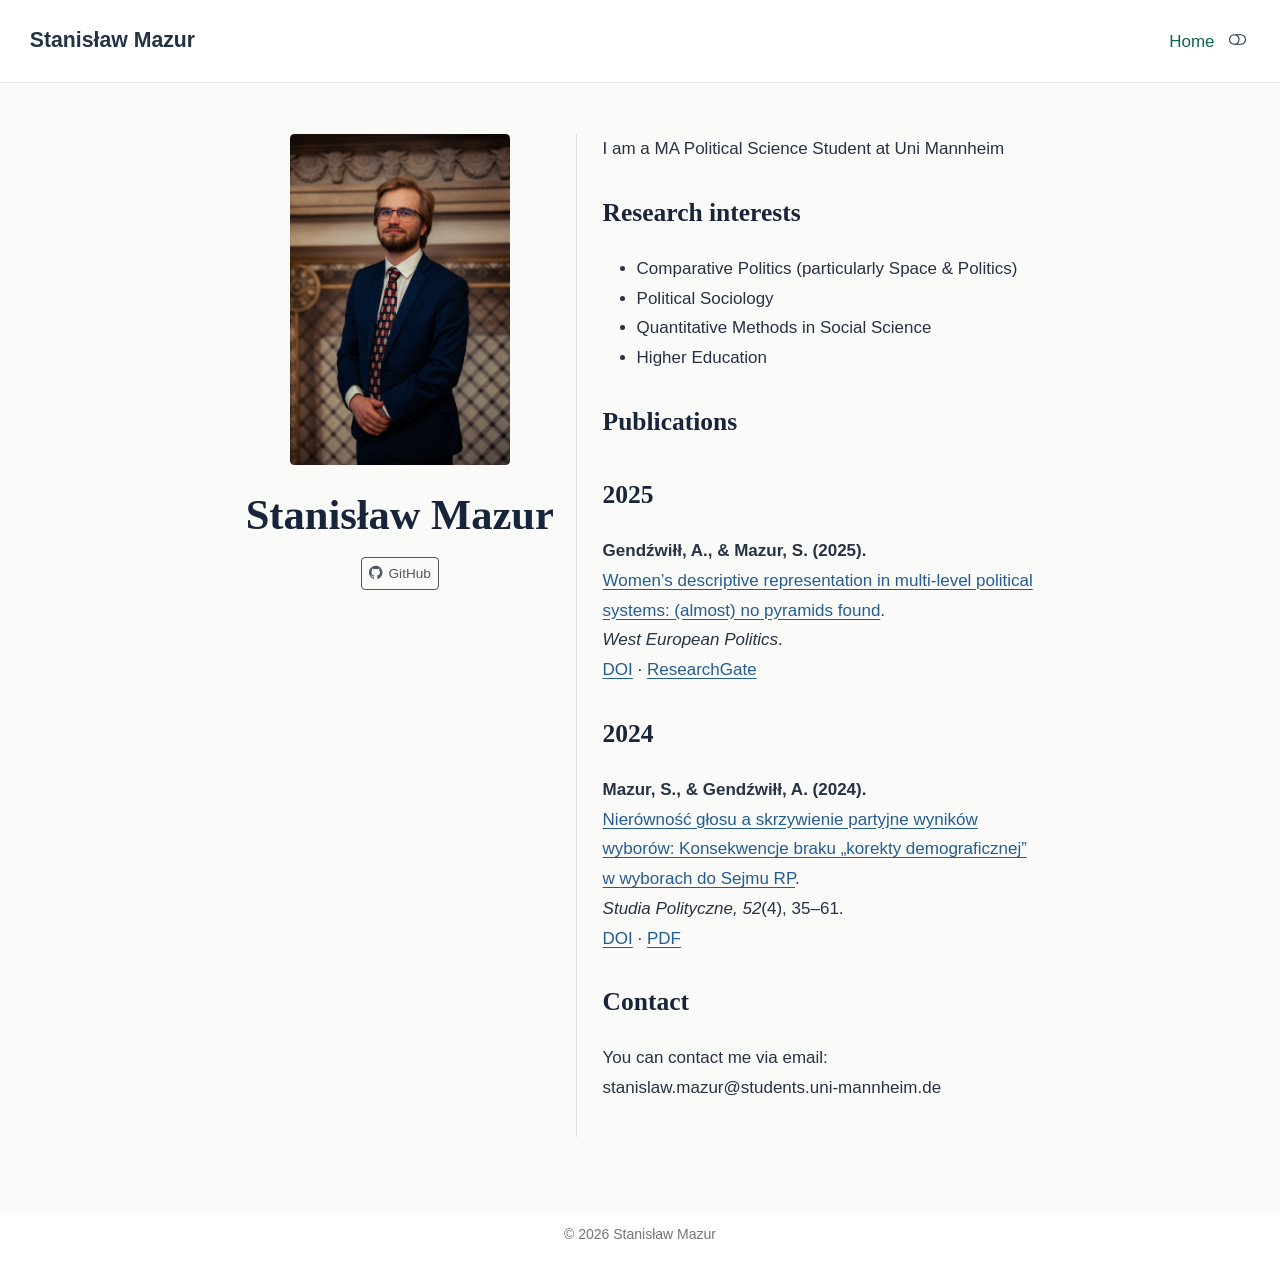
<file: docs/index.html>
<!DOCTYPE html>
<html xmlns="http://www.w3.org/1999/xhtml" lang="en" xml:lang="en"><head>

<meta charset="utf-8">
<meta name="generator" content="quarto-1.10.18">

<meta name="viewport" content="width=device-width, initial-scale=1.0, user-scalable=yes">


<title>Stanisław Mazur</title>
<style>
/* Default styles provided by pandoc.
** See https://pandoc.org/MANUAL.html#variables-for-html for config info.
*/
span.smallcaps{font-variant: small-caps;}
div.columns{display: flex; gap: 1.5em;}
div.column{flex: auto;}
@media screen {
div.columns{gap: min(4vw, 1.5em);}
div.column{overflow-x: auto;}
}
div.hanging-indent{margin-left: 1.5em; text-indent: -1.5em;}
ul.task-list{list-style: none;}
ul.task-list li input[type="checkbox"] {
  width: 0.8em;
  margin: 0 0.8em 0.2em -1em; /* quarto-specific, see https://github.com/quarto-dev/quarto-cli/issues/4556 */ 
  vertical-align: middle;
}
</style>


<script src="site_libs/quarto-nav/quarto-nav.js"></script>
<script src="site_libs/clipboard/clipboard.min.js"></script>
<script src="site_libs/quarto-search/autocomplete.umd.js"></script>
<script src="site_libs/quarto-search/fuse.min.js"></script>
<script src="site_libs/quarto-search/quarto-search.js"></script>
<meta name="quarto:offset" content="./">
<script src="site_libs/quarto-html/quarto.js" type="module"></script>
<script src="site_libs/quarto-html/tabsets/tabsets.js" type="module"></script>
<script src="site_libs/quarto-html/popper.min.js"></script>
<script src="site_libs/quarto-html/tippy.umd.min.js"></script>
<link href="site_libs/quarto-html/tippy.css" rel="stylesheet">
<link href="site_libs/quarto-html/quarto-syntax-highlighting-64a204ab8560d761af7679ceaba22944.css" rel="stylesheet" class="quarto-color-scheme" id="quarto-text-highlighting-styles">
<link href="site_libs/quarto-html/quarto-syntax-highlighting-dark-b85bc7c33db8c58e0ec93c3465666fed.css" rel="stylesheet" class="quarto-color-scheme quarto-color-alternate" id="quarto-text-highlighting-styles">
<link href="site_libs/quarto-html/quarto-syntax-highlighting-64a204ab8560d761af7679ceaba22944.css" rel="stylesheet" class="quarto-color-scheme-extra" id="quarto-text-highlighting-styles">
<script src="site_libs/bootstrap/bootstrap.min.js"></script>
<link href="site_libs/bootstrap/bootstrap-icons.css" rel="stylesheet">
<link href="site_libs/bootstrap/bootstrap-1d66bba1738a92e33a12bdd42081eeba.min.css" rel="stylesheet" append-hash="true" class="quarto-color-scheme" id="quarto-bootstrap" data-mode="light">
<link href="site_libs/bootstrap/bootstrap-dark-30be2ebf78b16d02ee202f017268284b.min.css" rel="stylesheet" append-hash="true" class="quarto-color-scheme quarto-color-alternate" id="quarto-bootstrap" data-mode="dark">
<link href="site_libs/bootstrap/bootstrap-1d66bba1738a92e33a12bdd42081eeba.min.css" rel="stylesheet" append-hash="true" class="quarto-color-scheme-extra" id="quarto-bootstrap" data-mode="light">
<script id="quarto-search-options" type="application/json">{
  "location": "navbar",
  "copy-button": false,
  "collapse-after": 3,
  "panel-placement": "end",
  "type": "overlay",
  "limit": 50,
  "keyboard-shortcut": [
    "f",
    "/",
    "s"
  ],
  "show-item-context": false,
  "language": {
    "search-no-results-text": "No results",
    "search-matching-documents-text": "matching documents",
    "search-copy-link-title": "Copy link to search",
    "search-hide-matches-text": "Hide additional matches",
    "search-more-match-text": "more match in this document",
    "search-more-matches-text": "more matches in this document",
    "search-clear-button-title": "Clear",
    "search-text-placeholder": "",
    "search-detached-cancel-button-title": "Cancel",
    "search-submit-button-title": "Submit",
    "search-label": "Search"
  }
}</script>


<link rel="stylesheet" href="styles.css">
</head>

<body class="nav-fixed fullcontent quarto-light"><script id="quarto-html-before-body" type="application/javascript">
    const toggleBodyColorMode = (bsSheetEl) => {
      const mode = bsSheetEl.getAttribute("data-mode");
      const bodyEl = window.document.querySelector("body");
      if (mode === "dark") {
        bodyEl.classList.add("quarto-dark");
        bodyEl.classList.remove("quarto-light");
      } else {
        bodyEl.classList.add("quarto-light");
        bodyEl.classList.remove("quarto-dark");
      }
    }
    const toggleBodyColorPrimary = () => {
      const bsSheetEl = window.document.querySelector("link#quarto-bootstrap:not([rel=disabled-stylesheet])");
      if (bsSheetEl) {
        toggleBodyColorMode(bsSheetEl);
      }
    }
    const setColorSchemeToggle = (alternate) => {
      const toggles = window.document.querySelectorAll('.quarto-color-scheme-toggle');
      for (let i=0; i < toggles.length; i++) {
        const toggle = toggles[i];
        if (toggle) {
          if (alternate) {
            toggle.classList.add("alternate");
          } else {
            toggle.classList.remove("alternate");
          }
        }
      }
    };
    const toggleColorMode = (alternate) => {
      // Switch the stylesheets
      const primaryStylesheets = window.document.querySelectorAll('link.quarto-color-scheme:not(.quarto-color-alternate)');
      const alternateStylesheets = window.document.querySelectorAll('link.quarto-color-scheme.quarto-color-alternate');
      manageTransitions('#quarto-margin-sidebar .nav-link', false);
      if (alternate) {
        // note: dark is layered on light, we don't disable primary!
        enableStylesheet(alternateStylesheets);
        for (const sheetNode of alternateStylesheets) {
          if (sheetNode.id === "quarto-bootstrap") {
            toggleBodyColorMode(sheetNode);
          }
        }
      } else {
        disableStylesheet(alternateStylesheets);
        enableStylesheet(primaryStylesheets)
        toggleBodyColorPrimary();
      }
      manageTransitions('#quarto-margin-sidebar .nav-link', true);
      // Switch the toggles
      setColorSchemeToggle(alternate)
      // Hack to workaround the fact that safari doesn't
      // properly recolor the scrollbar when toggling (#1455)
      if (navigator.userAgent.indexOf('Safari') > 0 && navigator.userAgent.indexOf('Chrome') == -1) {
        manageTransitions("body", false);
        window.scrollTo(0, 1);
        setTimeout(() => {
          window.scrollTo(0, 0);
          manageTransitions("body", true);
        }, 40);
      }
    }
    const disableStylesheet = (stylesheets) => {
      for (let i=0; i < stylesheets.length; i++) {
        const stylesheet = stylesheets[i];
        stylesheet.rel = 'disabled-stylesheet';
      }
    }
    const enableStylesheet = (stylesheets) => {
      for (let i=0; i < stylesheets.length; i++) {
        const stylesheet = stylesheets[i];
        if(stylesheet.rel !== 'stylesheet') { // for Chrome, which will still FOUC without this check
          stylesheet.rel = 'stylesheet';
        }
      }
    }
    const manageTransitions = (selector, allowTransitions) => {
      const els = window.document.querySelectorAll(selector);
      for (let i=0; i < els.length; i++) {
        const el = els[i];
        if (allowTransitions) {
          el.classList.remove('notransition');
        } else {
          el.classList.add('notransition');
        }
      }
    }
    const isFileUrl = () => {
      return window.location.protocol === 'file:';
    }
    const hasAlternateSentinel = () => {
      let styleSentinel = getColorSchemeSentinel();
      if (styleSentinel !== null) {
        return styleSentinel === "alternate";
      } else {
        return false;
      }
    }
    const setStyleSentinel = (alternate) => {
      const value = alternate ? "alternate" : "default";
      if (!isFileUrl()) {
        window.localStorage.setItem("quarto-color-scheme", value);
      } else {
        localAlternateSentinel = value;
      }
    }
    const getColorSchemeSentinel = () => {
      if (!isFileUrl()) {
        const storageValue = window.localStorage.getItem("quarto-color-scheme");
        return storageValue != null ? storageValue : localAlternateSentinel;
      } else {
        return localAlternateSentinel;
      }
    }
    const toggleGiscusIfUsed = (isAlternate, darkModeDefault) => {
      const baseTheme = document.querySelector('#giscus-base-theme')?.value ?? 'light';
      const alternateTheme = document.querySelector('#giscus-alt-theme')?.value ?? 'dark';
      let newTheme = '';
      if(authorPrefersDark) {
        newTheme = isAlternate ? baseTheme : alternateTheme;
      } else {
        newTheme = isAlternate ? alternateTheme : baseTheme;
      }
      const changeGiscusTheme = () => {
        // From: https://github.com/giscus/giscus/issues/336
        const sendMessage = (message) => {
          const iframe = document.querySelector('iframe.giscus-frame');
          if (!iframe) return;
          iframe.contentWindow.postMessage({ giscus: message }, 'https://giscus.app');
        }
        sendMessage({
          setConfig: {
            theme: newTheme
          }
        });
      }
      const isGiscussLoaded = window.document.querySelector('iframe.giscus-frame') !== null;
      if (isGiscussLoaded) {
        changeGiscusTheme();
      }
    };
    const authorPrefersDark = false;
    const darkModeDefault = authorPrefersDark;
      document.querySelector('link#quarto-text-highlighting-styles.quarto-color-scheme-extra').rel = 'disabled-stylesheet';
      document.querySelector('link#quarto-bootstrap.quarto-color-scheme-extra').rel = 'disabled-stylesheet';
    let localAlternateSentinel = darkModeDefault ? 'alternate' : 'default';
    // Dark / light mode switch
    window.quartoToggleColorScheme = () => {
      // Read the current dark / light value
      let toAlternate = !hasAlternateSentinel();
      toggleColorMode(toAlternate);
      setStyleSentinel(toAlternate);
      toggleGiscusIfUsed(toAlternate, darkModeDefault);
      window.dispatchEvent(new Event('resize'));
    };
    // Switch to dark mode if need be
    if (hasAlternateSentinel()) {
      toggleColorMode(true);
    } else {
      toggleColorMode(false);
    }
  </script>

<div id="quarto-search-results"></div>
  <header id="quarto-header" class="headroom fixed-top">
    <nav class="navbar navbar-expand-lg " data-bs-theme="dark">
      <div class="navbar-container container-fluid">
      <div class="navbar-brand-container mx-auto">
    <a class="navbar-brand" href="./index.html">
    <span class="navbar-title">Stanisław Mazur</span>
    </a>
  </div>
          <button class="navbar-toggler" type="button" data-bs-toggle="collapse" data-bs-target="#navbarCollapse" aria-controls="navbarCollapse" role="menu" aria-expanded="false" aria-label="Toggle navigation" onclick="if (window.quartoToggleHeadroom) { window.quartoToggleHeadroom(); }">
  <span class="navbar-toggler-icon"></span>
</button>
          <div class="collapse navbar-collapse" id="navbarCollapse">
            <ul class="navbar-nav navbar-nav-scroll ms-auto">
  <li class="nav-item">
    <a class="nav-link active" href="./index.html" aria-current="page"> 
<span class="menu-text">Home</span></a>
  </li>  
</ul>
          </div> <!-- /navcollapse -->
            <div class="quarto-navbar-tools">
  <a href="" class="quarto-color-scheme-toggle quarto-navigation-tool  px-1" onclick="window.quartoToggleColorScheme(); return false;" title="Toggle dark mode"><i class="bi"></i></a>
</div>
      </div> <!-- /container-fluid -->
    </nav>
</header>
<!-- content -->
<div id="quarto-content" class="quarto-container page-columns page-rows-contents page-layout-article page-navbar">
<!-- sidebar -->
<!-- margin-sidebar -->
    
<!-- main -->
<div class="quarto-about-trestles">
  <div class="about-entity">
    <img src="profile.jpg" class="about-image
  rounded " style="width: 220px;">
<header id="title-block-header" class="quarto-title-block default">
<div class="quarto-title">
<h1 class="title">Stanisław Mazur</h1>
</div>
<div class="quarto-title-meta">
  </div>
</header>
    <div class="about-links">
  <a href="https://github.com/stanislawmazur" class="about-link" rel="" target="">
    <i class="bi bi-github"></i>
     <span class="about-link-text">GitHub</span>
  </a>
</div>
  </div>
  <div class="about-contents"><main class="content" id="quarto-document-content">

<p>I am a MA Political Science Student at Uni Mannheim</p>
<section id="research-interests" class="level2">
<h2 data-anchor-id="research-interests">Research interests</h2>
<ul>
<li>Comparative Politics (particularly Space &amp; Politics)</li>
<li>Political Sociology</li>
<li>Quantitative Methods in Social Science</li>
<li>Higher Education</li>
</ul>
</section>
<section id="publications" class="level2">
<h2 data-anchor-id="publications">Publications</h2>
</section>
<section id="section" class="level2">
<h2 data-anchor-id="section">2025</h2>
<p><strong>Gendźwiłł, A., &amp; Mazur, S. (2025).</strong><br>
<a href="https://doi.org/10.1080/01402382.2025.2558054">Women’s descriptive representation in multi-level political systems: (almost) no pyramids found</a>.<br>
<em>West European Politics</em>.<br>
<a href="https://doi.org/10.1080/01402382.2025.2558054">DOI</a> · <a href="https://www.researchgate.net/publication/396242090">ResearchGate</a></p>
</section>
<section id="section-1" class="level2">
<h2 data-anchor-id="section-1">2024</h2>
<p><strong>Mazur, S., &amp; Gendźwiłł, A. (2024).</strong><br>
<a href="https://doi.org/10.35757/STP.2024.52.4.02">Nierówność głosu a skrzywienie partyjne wyników wyborów: Konsekwencje braku „korekty demograficznej” w wyborach do Sejmu RP</a>.<br>
<em>Studia Polityczne, 52</em>(4), 35–61.<br>
<a href="https://doi.org/10.35757/STP.2024.52.4.02">DOI</a> · <a href="https://czasopisma.isppan.waw.pl/sp/article/download/3317/2463">PDF</a></p>
</section>
<section id="contact" class="level2">
<h2 data-anchor-id="contact">Contact</h2>
<p>You can contact me via email: stanislaw.mazur@students.uni-mannheim.de</p>


</section>
</main></div>
</div>
 <!-- /main -->
<script id="quarto-html-after-body" type="application/javascript">
  window.document.addEventListener("DOMContentLoaded", function (event) {
    // Ensure there is a toggle, if there isn't float one in the top right
    if (window.document.querySelector('.quarto-color-scheme-toggle') === null) {
      const a = window.document.createElement('a');
      a.classList.add('top-right');
      a.classList.add('quarto-color-scheme-toggle');
      a.href = "";
      a.onclick = function() { try { window.quartoToggleColorScheme(); } catch {} return false; };
      const i = window.document.createElement("i");
      i.classList.add('bi');
      a.appendChild(i);
      window.document.body.appendChild(a);
    }
    setColorSchemeToggle(hasAlternateSentinel())
    const isCodeAnnotation = (el) => {
      for (const clz of el.classList) {
        if (clz.startsWith('code-annotation-')) {                     
          return true;
        }
      }
      return false;
    }
    const onCopySuccess = function(e) {
      // button target
      const button = e.trigger;
      // don't keep focus
      button.blur();
      // flash "checked"
      button.classList.add('code-copy-button-checked');
      var currentTitle = button.getAttribute("title");
      button.setAttribute("title", "Copied!");
      let tooltip;
      if (window.bootstrap) {
        button.setAttribute("data-bs-toggle", "tooltip");
        button.setAttribute("data-bs-placement", "left");
        button.setAttribute("data-bs-title", "Copied!");
        tooltip = new bootstrap.Tooltip(button, 
          { trigger: "manual", 
            customClass: "code-copy-button-tooltip",
            offset: [0, -8]});
        tooltip.show();    
      }
      setTimeout(function() {
        if (tooltip) {
          tooltip.hide();
          button.removeAttribute("data-bs-title");
          button.removeAttribute("data-bs-toggle");
          button.removeAttribute("data-bs-placement");
        }
        button.setAttribute("title", currentTitle);
        button.classList.remove('code-copy-button-checked');
      }, 1000);
      // clear code selection
      e.clearSelection();
    }
    const getTextToCopy = function(trigger) {
      const outerScaffold = trigger.parentElement.cloneNode(true);
      const codeEl = outerScaffold.querySelector('code');
      for (const childEl of codeEl.children) {
        if (isCodeAnnotation(childEl)) {
          childEl.remove();
        }
      }
      return codeEl.innerText;
    }
    const clipboard = new window.ClipboardJS('.code-copy-button:not([data-in-quarto-modal])', {
      text: getTextToCopy
    });
    clipboard.on('success', onCopySuccess);
    if (window.document.getElementById('quarto-embedded-source-code-modal')) {
      const clipboardModal = new window.ClipboardJS('.code-copy-button[data-in-quarto-modal]', {
        text: getTextToCopy,
        container: window.document.getElementById('quarto-embedded-source-code-modal')
      });
      clipboardModal.on('success', onCopySuccess);
    }
      var localhostRegex = new RegExp(/^(?:http|https):\/\/localhost\:?[0-9]*\//);
      var mailtoRegex = new RegExp(/^mailto:/);
        var filterRegex = new RegExp('/' + window.location.host + '/');
      var isInternal = (href) => {
          return filterRegex.test(href) || localhostRegex.test(href) || mailtoRegex.test(href);
      }
      // Inspect non-navigation links and adorn them if external
     var links = window.document.querySelectorAll('a[href]:not(.nav-link):not(.navbar-brand):not(.toc-action):not(.sidebar-link):not(.sidebar-item-toggle):not(.pagination-link):not(.no-external):not([aria-hidden]):not(.dropdown-item):not(.quarto-navigation-tool):not(.about-link)');
      for (var i=0; i<links.length; i++) {
        const link = links[i];
        if (!isInternal(link.href)) {
          // undo the damage that might have been done by quarto-nav.js in the case of
          // links that we want to consider external
          if (link.dataset.originalHref !== undefined) {
            link.href = link.dataset.originalHref;
          }
        }
      }
    function tippyHover(el, contentFn, onTriggerFn, onUntriggerFn) {
      const config = {
        allowHTML: true,
        maxWidth: 500,
        delay: 100,
        arrow: false,
        appendTo: function(el) {
            return el.parentElement;
        },
        interactive: true,
        interactiveBorder: 10,
        theme: 'quarto',
        placement: 'bottom-start',
      };
      if (contentFn) {
        config.content = contentFn;
      }
      if (onTriggerFn) {
        config.onTrigger = onTriggerFn;
      }
      if (onUntriggerFn) {
        config.onUntrigger = onUntriggerFn;
      }
      window.tippy(el, config); 
    }
    const noterefs = window.document.querySelectorAll('a[role="doc-noteref"]');
    for (var i=0; i<noterefs.length; i++) {
      const ref = noterefs[i];
      tippyHover(ref, function() {
        // use id or data attribute instead here
        let href = ref.getAttribute('data-footnote-href') || ref.getAttribute('href');
        try { href = new URL(href).hash; } catch {}
        const id = href.replace(/^#\/?/, "");
        const note = window.document.getElementById(id);
        if (note) {
          return note.innerHTML;
        } else {
          return "";
        }
      });
    }
    const xrefs = window.document.querySelectorAll('a.quarto-xref');
    const processXRef = (id, note) => {
      // Strip column container classes
      const stripColumnClz = (el) => {
        el.classList.remove("page-full", "page-columns");
        if (el.children) {
          for (const child of el.children) {
            stripColumnClz(child);
          }
        }
      }
      stripColumnClz(note)
      if (id === null || id.startsWith('sec-')) {
        // Special case sections, only their first couple elements
        const container = document.createElement("div");
        if (note.children && note.children.length > 2) {
          container.appendChild(note.children[0].cloneNode(true));
          for (let i = 1; i < note.children.length; i++) {
            const child = note.children[i];
            if (child.tagName === "P" && child.innerText === "") {
              continue;
            } else {
              container.appendChild(child.cloneNode(true));
              break;
            }
          }
          if (window.Quarto?.typesetMath) {
            window.Quarto.typesetMath(container);
          }
          return container.innerHTML
        } else {
          if (window.Quarto?.typesetMath) {
            window.Quarto.typesetMath(note);
          }
          return note.innerHTML;
        }
      } else {
        // Remove any anchor links if they are present
        const anchorLink = note.querySelector('a.anchorjs-link');
        if (anchorLink) {
          anchorLink.remove();
        }
        if (window.Quarto?.typesetMath) {
          window.Quarto.typesetMath(note);
        }
        if (note.classList.contains("callout")) {
          return note.outerHTML;
        } else {
          return note.innerHTML;
        }
      }
    }
    for (var i=0; i<xrefs.length; i++) {
      const xref = xrefs[i];
      tippyHover(xref, undefined, function(instance) {
        instance.disable();
        let url = xref.getAttribute('href');
        let hash = undefined; 
        if (url.startsWith('#')) {
          hash = url;
        } else {
          try { hash = new URL(url).hash; } catch {}
        }
        if (hash) {
          const id = hash.replace(/^#\/?/, "");
          const note = window.document.getElementById(id);
          if (note !== null) {
            try {
              const html = processXRef(id, note.cloneNode(true));
              instance.setContent(html);
            } finally {
              instance.enable();
              instance.show();
            }
          } else {
            // See if we can fetch this
            fetch(url.split('#')[0])
            .then(res => res.text())
            .then(html => {
              const parser = new DOMParser();
              const htmlDoc = parser.parseFromString(html, "text/html");
              const note = htmlDoc.getElementById(id);
              if (note !== null) {
                const html = processXRef(id, note);
                instance.setContent(html);
              } 
            }).finally(() => {
              instance.enable();
              instance.show();
            });
          }
        } else {
          // See if we can fetch a full url (with no hash to target)
          // This is a special case and we should probably do some content thinning / targeting
          fetch(url)
          .then(res => res.text())
          .then(html => {
            const parser = new DOMParser();
            const htmlDoc = parser.parseFromString(html, "text/html");
            const note = htmlDoc.querySelector('main.content');
            if (note !== null) {
              // This should only happen for chapter cross references
              // (since there is no id in the URL)
              // remove the first header
              if (note.children.length > 0 && note.children[0].tagName === "HEADER") {
                note.children[0].remove();
              }
              const html = processXRef(null, note);
              instance.setContent(html);
            } 
          }).finally(() => {
            instance.enable();
            instance.show();
          });
        }
      }, function(instance) {
      });
    }
        let selectedAnnoteEl;
        const selectorForAnnotation = ( cell, annotation) => {
          let cellAttr = 'data-code-cell="' + cell + '"';
          let lineAttr = 'data-code-annotation="' +  annotation + '"';
          const selector = 'span[' + cellAttr + '][' + lineAttr + ']';
          return selector;
        }
        const selectCodeLines = (annoteEl) => {
          const doc = window.document;
          const targetCell = annoteEl.getAttribute("data-target-cell");
          const targetAnnotation = annoteEl.getAttribute("data-target-annotation");
          const annoteSpan = window.document.querySelector(selectorForAnnotation(targetCell, targetAnnotation));
          const lines = annoteSpan.getAttribute("data-code-lines").split(",");
          const lineIds = lines.map((line) => {
            return targetCell + "-" + line;
          })
          let top = null;
          let height = null;
          let parent = null;
          if (lineIds.length > 0) {
              //compute the position of the single el (top and bottom and make a div)
              const el = window.document.getElementById(lineIds[0]);
              top = el.offsetTop;
              height = el.offsetHeight;
              parent = el.parentElement.parentElement;
            if (lineIds.length > 1) {
              const lastEl = window.document.getElementById(lineIds[lineIds.length - 1]);
              const bottom = lastEl.offsetTop + lastEl.offsetHeight;
              height = bottom - top;
            }
            if (top !== null && height !== null && parent !== null) {
              // cook up a div (if necessary) and position it 
              let div = window.document.getElementById("code-annotation-line-highlight");
              if (div === null) {
                div = window.document.createElement("div");
                div.setAttribute("id", "code-annotation-line-highlight");
                div.style.position = 'absolute';
                parent.appendChild(div);
              }
              div.style.top = top - 2 + "px";
              div.style.height = height + 4 + "px";
              div.style.left = 0;
              let gutterDiv = window.document.getElementById("code-annotation-line-highlight-gutter");
              if (gutterDiv === null) {
                gutterDiv = window.document.createElement("div");
                gutterDiv.setAttribute("id", "code-annotation-line-highlight-gutter");
                gutterDiv.style.position = 'absolute';
                const codeCell = window.document.getElementById(targetCell);
                const gutter = codeCell.querySelector('.code-annotation-gutter');
                gutter.appendChild(gutterDiv);
              }
              gutterDiv.style.top = top - 2 + "px";
              gutterDiv.style.height = height + 4 + "px";
            }
            selectedAnnoteEl = annoteEl;
          }
        };
        const unselectCodeLines = () => {
          const elementsIds = ["code-annotation-line-highlight", "code-annotation-line-highlight-gutter"];
          elementsIds.forEach((elId) => {
            const div = window.document.getElementById(elId);
            if (div) {
              div.remove();
            }
          });
          selectedAnnoteEl = undefined;
        };
          // Handle positioning of the toggle
      window.addEventListener(
        "resize",
        throttle(() => {
          elRect = undefined;
          if (selectedAnnoteEl) {
            selectCodeLines(selectedAnnoteEl);
          }
        }, 10)
      );
      function throttle(fn, ms) {
      let throttle = false;
      let timer;
        return (...args) => {
          if(!throttle) { // first call gets through
              fn.apply(this, args);
              throttle = true;
          } else { // all the others get throttled
              if(timer) clearTimeout(timer); // cancel #2
              timer = setTimeout(() => {
                fn.apply(this, args);
                timer = throttle = false;
              }, ms);
          }
        };
      }
        // Attach click handler to the DT
        const annoteDls = window.document.querySelectorAll('dt[data-target-cell]');
        for (const annoteDlNode of annoteDls) {
          annoteDlNode.addEventListener('click', (event) => {
            const clickedEl = event.target;
            if (clickedEl !== selectedAnnoteEl) {
              unselectCodeLines();
              const activeEl = window.document.querySelector('dt[data-target-cell].code-annotation-active');
              if (activeEl) {
                activeEl.classList.remove('code-annotation-active');
              }
              selectCodeLines(clickedEl);
              clickedEl.classList.add('code-annotation-active');
            } else {
              // Unselect the line
              unselectCodeLines();
              clickedEl.classList.remove('code-annotation-active');
            }
          });
        }
    const findCites = (el) => {
      const parentEl = el.parentElement;
      if (parentEl) {
        const cites = parentEl.dataset.cites;
        if (cites) {
          return {
            el,
            cites: cites.split(' ')
          };
        } else {
          return findCites(el.parentElement)
        }
      } else {
        return undefined;
      }
    };
    var bibliorefs = window.document.querySelectorAll('a[role="doc-biblioref"]');
    for (var i=0; i<bibliorefs.length; i++) {
      const ref = bibliorefs[i];
      const citeInfo = findCites(ref);
      if (citeInfo) {
        tippyHover(citeInfo.el, function() {
          var popup = window.document.createElement('div');
          citeInfo.cites.forEach(function(cite) {
            var citeDiv = window.document.createElement('div');
            citeDiv.classList.add('hanging-indent');
            citeDiv.classList.add('csl-entry');
            var biblioDiv = window.document.getElementById('ref-' + cite);
            if (biblioDiv) {
              citeDiv.innerHTML = biblioDiv.innerHTML;
            }
            popup.appendChild(citeDiv);
          });
          return popup.innerHTML;
        });
      }
    }
  });
  </script>
</div> <!-- /content -->
<footer class="footer">
  <div class="nav-footer">
    <div class="nav-footer-left">
      &nbsp;
    </div>   
    <div class="nav-footer-center">
<p>© 2026 Stanisław Mazur</p>
</div>
    <div class="nav-footer-right">
      &nbsp;
    </div>
  </div>
</footer>




</body></html>
</file>
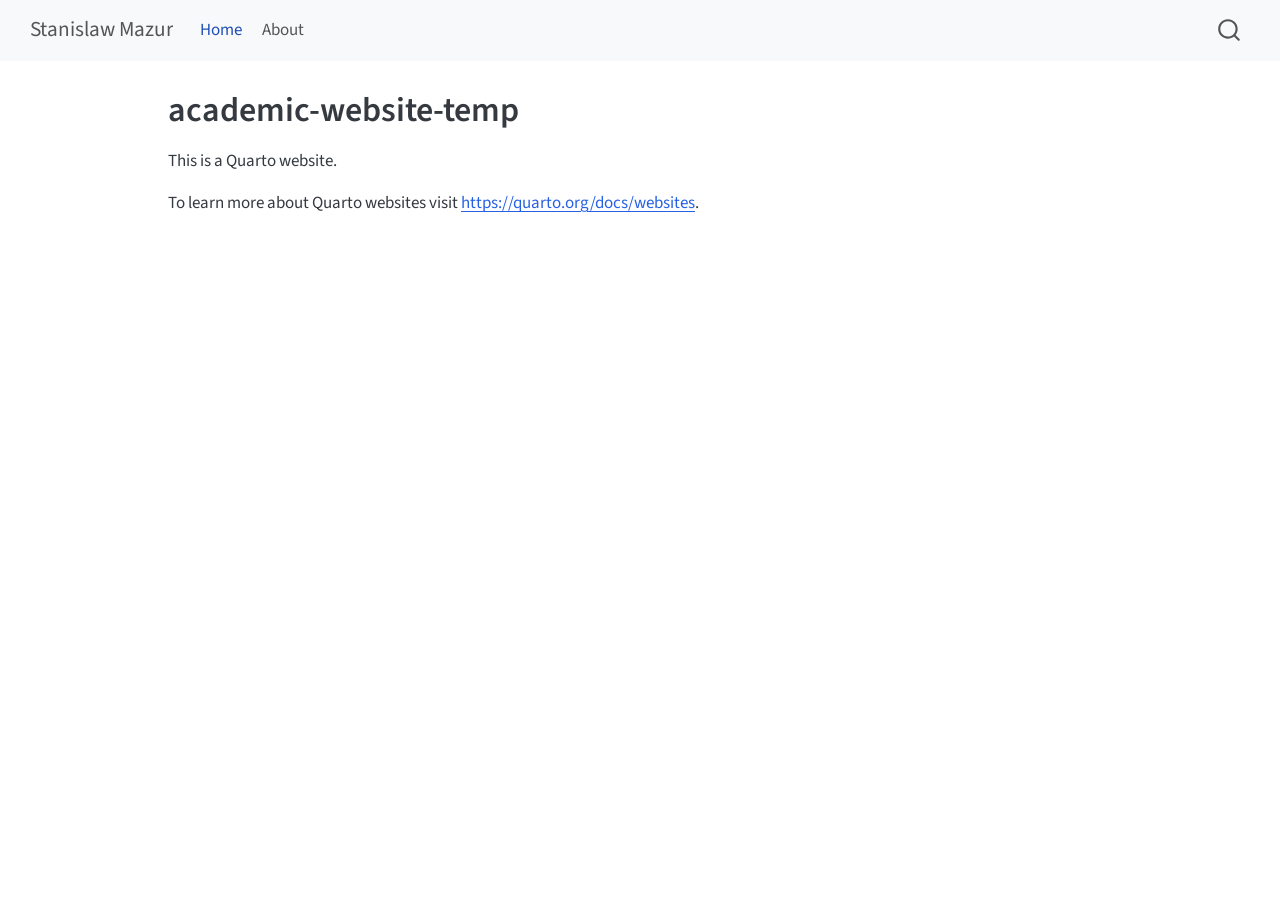
<file: academic-website-temp/_site/index.html>
<!DOCTYPE html>
<html xmlns="http://www.w3.org/1999/xhtml" lang="en" xml:lang="en"><head>

<meta charset="utf-8">
<meta name="generator" content="quarto-1.10.18">

<meta name="viewport" content="width=device-width, initial-scale=1.0, user-scalable=yes">


<title>academic-website-temp – Stanislaw Mazur</title>
<style>
/* Default styles provided by pandoc.
** See https://pandoc.org/MANUAL.html#variables-for-html for config info.
*/
span.smallcaps{font-variant: small-caps;}
div.columns{display: flex; gap: 1.5em;}
div.column{flex: auto;}
@media screen {
div.columns{gap: min(4vw, 1.5em);}
div.column{overflow-x: auto;}
}
div.hanging-indent{margin-left: 1.5em; text-indent: -1.5em;}
ul.task-list{list-style: none;}
ul.task-list li input[type="checkbox"] {
  width: 0.8em;
  margin: 0 0.8em 0.2em -1em; /* quarto-specific, see https://github.com/quarto-dev/quarto-cli/issues/4556 */ 
  vertical-align: middle;
}
</style>


<script src="site_libs/quarto-nav/quarto-nav.js"></script>
<script src="site_libs/quarto-nav/headroom.min.js"></script>
<script src="site_libs/clipboard/clipboard.min.js"></script>
<script src="site_libs/quarto-search/autocomplete.umd.js"></script>
<script src="site_libs/quarto-search/fuse.min.js"></script>
<script src="site_libs/quarto-search/quarto-search.js"></script>
<meta name="quarto:offset" content="./">
<script src="site_libs/quarto-html/quarto.js" type="module"></script>
<script src="site_libs/quarto-html/tabsets/tabsets.js" type="module"></script>
<script src="site_libs/quarto-html/popper.min.js"></script>
<script src="site_libs/quarto-html/tippy.umd.min.js"></script>
<script src="site_libs/quarto-html/anchor.min.js"></script>
<link href="site_libs/quarto-html/tippy.css" rel="stylesheet">
<link href="site_libs/quarto-html/quarto-syntax-highlighting-64a204ab8560d761af7679ceaba22944.css" rel="stylesheet" id="quarto-text-highlighting-styles">
<script src="site_libs/bootstrap/bootstrap.min.js"></script>
<link href="site_libs/bootstrap/bootstrap-icons.css" rel="stylesheet">
<link href="site_libs/bootstrap/bootstrap-172ba59bd5e0b52282274ba0c0cc16fc.min.css" rel="stylesheet" append-hash="true" id="quarto-bootstrap" data-mode="light">
<script id="quarto-search-options" type="application/json">{
  "location": "navbar",
  "copy-button": false,
  "collapse-after": 3,
  "panel-placement": "end",
  "type": "overlay",
  "limit": 50,
  "keyboard-shortcut": [
    "f",
    "/",
    "s"
  ],
  "show-item-context": false,
  "language": {
    "search-no-results-text": "No results",
    "search-matching-documents-text": "matching documents",
    "search-copy-link-title": "Copy link to search",
    "search-hide-matches-text": "Hide additional matches",
    "search-more-match-text": "more match in this document",
    "search-more-matches-text": "more matches in this document",
    "search-clear-button-title": "Clear",
    "search-text-placeholder": "",
    "search-detached-cancel-button-title": "Cancel",
    "search-submit-button-title": "Submit",
    "search-label": "Search"
  }
}</script>


<link rel="stylesheet" href="styles.css">
</head>

<body class="nav-fixed quarto-light">

<div id="quarto-search-results"></div>
  <header id="quarto-header" class="headroom fixed-top">
    <nav class="navbar navbar-expand-lg " data-bs-theme="dark">
      <div class="navbar-container container-fluid">
      <div class="navbar-brand-container mx-auto">
    <a class="navbar-brand" href="./index.html">
    <span class="navbar-title">Stanislaw Mazur</span>
    </a>
  </div>
            <div id="quarto-search" class="" title="Search"></div>
          <button class="navbar-toggler" type="button" data-bs-toggle="collapse" data-bs-target="#navbarCollapse" aria-controls="navbarCollapse" role="menu" aria-expanded="false" aria-label="Toggle navigation" onclick="if (window.quartoToggleHeadroom) { window.quartoToggleHeadroom(); }">
  <span class="navbar-toggler-icon"></span>
</button>
          <div class="collapse navbar-collapse" id="navbarCollapse">
            <ul class="navbar-nav navbar-nav-scroll me-auto">
  <li class="nav-item">
    <a class="nav-link active" href="./index.html" aria-current="page"> 
<span class="menu-text">Home</span></a>
  </li>  
  <li class="nav-item">
    <a class="nav-link" href="./about.html"> 
<span class="menu-text">About</span></a>
  </li>  
</ul>
          </div> <!-- /navcollapse -->
            <div class="quarto-navbar-tools">
</div>
      </div> <!-- /container-fluid -->
    </nav>
</header>
<!-- content -->
<div id="quarto-content" class="quarto-container page-columns page-rows-contents page-layout-article page-navbar">
<!-- sidebar -->
<!-- margin-sidebar -->
    <div id="quarto-margin-sidebar" class="sidebar margin-sidebar zindex-bottom">
        
    </div>
<!-- main -->
<main class="content" id="quarto-document-content">

<header id="title-block-header" class="quarto-title-block default">
<div class="quarto-title">
<h1 class="title">academic-website-temp</h1>
</div>



<div class="quarto-title-meta">

    
  
    
  </div>
  


</header>


<p>This is a Quarto website.</p>
<p>To learn more about Quarto websites visit <a href="https://quarto.org/docs/websites" class="uri">https://quarto.org/docs/websites</a>.</p>



</main> <!-- /main -->
<script id="quarto-html-after-body" type="application/javascript">
  window.document.addEventListener("DOMContentLoaded", function (event) {
    const icon = "";
    const anchorJS = new window.AnchorJS();
    anchorJS.options = {
      placement: 'right',
      icon: icon
    };
    anchorJS.add('.anchored');
    const isCodeAnnotation = (el) => {
      for (const clz of el.classList) {
        if (clz.startsWith('code-annotation-')) {                     
          return true;
        }
      }
      return false;
    }
    const onCopySuccess = function(e) {
      // button target
      const button = e.trigger;
      // don't keep focus
      button.blur();
      // flash "checked"
      button.classList.add('code-copy-button-checked');
      var currentTitle = button.getAttribute("title");
      button.setAttribute("title", "Copied!");
      let tooltip;
      if (window.bootstrap) {
        button.setAttribute("data-bs-toggle", "tooltip");
        button.setAttribute("data-bs-placement", "left");
        button.setAttribute("data-bs-title", "Copied!");
        tooltip = new bootstrap.Tooltip(button, 
          { trigger: "manual", 
            customClass: "code-copy-button-tooltip",
            offset: [0, -8]});
        tooltip.show();    
      }
      setTimeout(function() {
        if (tooltip) {
          tooltip.hide();
          button.removeAttribute("data-bs-title");
          button.removeAttribute("data-bs-toggle");
          button.removeAttribute("data-bs-placement");
        }
        button.setAttribute("title", currentTitle);
        button.classList.remove('code-copy-button-checked');
      }, 1000);
      // clear code selection
      e.clearSelection();
    }
    const getTextToCopy = function(trigger) {
      const outerScaffold = trigger.parentElement.cloneNode(true);
      const codeEl = outerScaffold.querySelector('code');
      for (const childEl of codeEl.children) {
        if (isCodeAnnotation(childEl)) {
          childEl.remove();
        }
      }
      return codeEl.innerText;
    }
    const clipboard = new window.ClipboardJS('.code-copy-button:not([data-in-quarto-modal])', {
      text: getTextToCopy
    });
    clipboard.on('success', onCopySuccess);
    if (window.document.getElementById('quarto-embedded-source-code-modal')) {
      const clipboardModal = new window.ClipboardJS('.code-copy-button[data-in-quarto-modal]', {
        text: getTextToCopy,
        container: window.document.getElementById('quarto-embedded-source-code-modal')
      });
      clipboardModal.on('success', onCopySuccess);
    }
      var localhostRegex = new RegExp(/^(?:http|https):\/\/localhost\:?[0-9]*\//);
      var mailtoRegex = new RegExp(/^mailto:/);
        var filterRegex = new RegExp('/' + window.location.host + '/');
      var isInternal = (href) => {
          return filterRegex.test(href) || localhostRegex.test(href) || mailtoRegex.test(href);
      }
      // Inspect non-navigation links and adorn them if external
     var links = window.document.querySelectorAll('a[href]:not(.nav-link):not(.navbar-brand):not(.toc-action):not(.sidebar-link):not(.sidebar-item-toggle):not(.pagination-link):not(.no-external):not([aria-hidden]):not(.dropdown-item):not(.quarto-navigation-tool):not(.about-link)');
      for (var i=0; i<links.length; i++) {
        const link = links[i];
        if (!isInternal(link.href)) {
          // undo the damage that might have been done by quarto-nav.js in the case of
          // links that we want to consider external
          if (link.dataset.originalHref !== undefined) {
            link.href = link.dataset.originalHref;
          }
        }
      }
    function tippyHover(el, contentFn, onTriggerFn, onUntriggerFn) {
      const config = {
        allowHTML: true,
        maxWidth: 500,
        delay: 100,
        arrow: false,
        appendTo: function(el) {
            return el.parentElement;
        },
        interactive: true,
        interactiveBorder: 10,
        theme: 'quarto',
        placement: 'bottom-start',
      };
      if (contentFn) {
        config.content = contentFn;
      }
      if (onTriggerFn) {
        config.onTrigger = onTriggerFn;
      }
      if (onUntriggerFn) {
        config.onUntrigger = onUntriggerFn;
      }
      window.tippy(el, config); 
    }
    const noterefs = window.document.querySelectorAll('a[role="doc-noteref"]');
    for (var i=0; i<noterefs.length; i++) {
      const ref = noterefs[i];
      tippyHover(ref, function() {
        // use id or data attribute instead here
        let href = ref.getAttribute('data-footnote-href') || ref.getAttribute('href');
        try { href = new URL(href).hash; } catch {}
        const id = href.replace(/^#\/?/, "");
        const note = window.document.getElementById(id);
        if (note) {
          return note.innerHTML;
        } else {
          return "";
        }
      });
    }
    const xrefs = window.document.querySelectorAll('a.quarto-xref');
    const processXRef = (id, note) => {
      // Strip column container classes
      const stripColumnClz = (el) => {
        el.classList.remove("page-full", "page-columns");
        if (el.children) {
          for (const child of el.children) {
            stripColumnClz(child);
          }
        }
      }
      stripColumnClz(note)
      if (id === null || id.startsWith('sec-')) {
        // Special case sections, only their first couple elements
        const container = document.createElement("div");
        if (note.children && note.children.length > 2) {
          container.appendChild(note.children[0].cloneNode(true));
          for (let i = 1; i < note.children.length; i++) {
            const child = note.children[i];
            if (child.tagName === "P" && child.innerText === "") {
              continue;
            } else {
              container.appendChild(child.cloneNode(true));
              break;
            }
          }
          if (window.Quarto?.typesetMath) {
            window.Quarto.typesetMath(container);
          }
          return container.innerHTML
        } else {
          if (window.Quarto?.typesetMath) {
            window.Quarto.typesetMath(note);
          }
          return note.innerHTML;
        }
      } else {
        // Remove any anchor links if they are present
        const anchorLink = note.querySelector('a.anchorjs-link');
        if (anchorLink) {
          anchorLink.remove();
        }
        if (window.Quarto?.typesetMath) {
          window.Quarto.typesetMath(note);
        }
        if (note.classList.contains("callout")) {
          return note.outerHTML;
        } else {
          return note.innerHTML;
        }
      }
    }
    for (var i=0; i<xrefs.length; i++) {
      const xref = xrefs[i];
      tippyHover(xref, undefined, function(instance) {
        instance.disable();
        let url = xref.getAttribute('href');
        let hash = undefined; 
        if (url.startsWith('#')) {
          hash = url;
        } else {
          try { hash = new URL(url).hash; } catch {}
        }
        if (hash) {
          const id = hash.replace(/^#\/?/, "");
          const note = window.document.getElementById(id);
          if (note !== null) {
            try {
              const html = processXRef(id, note.cloneNode(true));
              instance.setContent(html);
            } finally {
              instance.enable();
              instance.show();
            }
          } else {
            // See if we can fetch this
            fetch(url.split('#')[0])
            .then(res => res.text())
            .then(html => {
              const parser = new DOMParser();
              const htmlDoc = parser.parseFromString(html, "text/html");
              const note = htmlDoc.getElementById(id);
              if (note !== null) {
                const html = processXRef(id, note);
                instance.setContent(html);
              } 
            }).finally(() => {
              instance.enable();
              instance.show();
            });
          }
        } else {
          // See if we can fetch a full url (with no hash to target)
          // This is a special case and we should probably do some content thinning / targeting
          fetch(url)
          .then(res => res.text())
          .then(html => {
            const parser = new DOMParser();
            const htmlDoc = parser.parseFromString(html, "text/html");
            const note = htmlDoc.querySelector('main.content');
            if (note !== null) {
              // This should only happen for chapter cross references
              // (since there is no id in the URL)
              // remove the first header
              if (note.children.length > 0 && note.children[0].tagName === "HEADER") {
                note.children[0].remove();
              }
              const html = processXRef(null, note);
              instance.setContent(html);
            } 
          }).finally(() => {
            instance.enable();
            instance.show();
          });
        }
      }, function(instance) {
      });
    }
        let selectedAnnoteEl;
        const selectorForAnnotation = ( cell, annotation) => {
          let cellAttr = 'data-code-cell="' + cell + '"';
          let lineAttr = 'data-code-annotation="' +  annotation + '"';
          const selector = 'span[' + cellAttr + '][' + lineAttr + ']';
          return selector;
        }
        const selectCodeLines = (annoteEl) => {
          const doc = window.document;
          const targetCell = annoteEl.getAttribute("data-target-cell");
          const targetAnnotation = annoteEl.getAttribute("data-target-annotation");
          const annoteSpan = window.document.querySelector(selectorForAnnotation(targetCell, targetAnnotation));
          const lines = annoteSpan.getAttribute("data-code-lines").split(",");
          const lineIds = lines.map((line) => {
            return targetCell + "-" + line;
          })
          let top = null;
          let height = null;
          let parent = null;
          if (lineIds.length > 0) {
              //compute the position of the single el (top and bottom and make a div)
              const el = window.document.getElementById(lineIds[0]);
              top = el.offsetTop;
              height = el.offsetHeight;
              parent = el.parentElement.parentElement;
            if (lineIds.length > 1) {
              const lastEl = window.document.getElementById(lineIds[lineIds.length - 1]);
              const bottom = lastEl.offsetTop + lastEl.offsetHeight;
              height = bottom - top;
            }
            if (top !== null && height !== null && parent !== null) {
              // cook up a div (if necessary) and position it 
              let div = window.document.getElementById("code-annotation-line-highlight");
              if (div === null) {
                div = window.document.createElement("div");
                div.setAttribute("id", "code-annotation-line-highlight");
                div.style.position = 'absolute';
                parent.appendChild(div);
              }
              div.style.top = top - 2 + "px";
              div.style.height = height + 4 + "px";
              div.style.left = 0;
              let gutterDiv = window.document.getElementById("code-annotation-line-highlight-gutter");
              if (gutterDiv === null) {
                gutterDiv = window.document.createElement("div");
                gutterDiv.setAttribute("id", "code-annotation-line-highlight-gutter");
                gutterDiv.style.position = 'absolute';
                const codeCell = window.document.getElementById(targetCell);
                const gutter = codeCell.querySelector('.code-annotation-gutter');
                gutter.appendChild(gutterDiv);
              }
              gutterDiv.style.top = top - 2 + "px";
              gutterDiv.style.height = height + 4 + "px";
            }
            selectedAnnoteEl = annoteEl;
          }
        };
        const unselectCodeLines = () => {
          const elementsIds = ["code-annotation-line-highlight", "code-annotation-line-highlight-gutter"];
          elementsIds.forEach((elId) => {
            const div = window.document.getElementById(elId);
            if (div) {
              div.remove();
            }
          });
          selectedAnnoteEl = undefined;
        };
          // Handle positioning of the toggle
      window.addEventListener(
        "resize",
        throttle(() => {
          elRect = undefined;
          if (selectedAnnoteEl) {
            selectCodeLines(selectedAnnoteEl);
          }
        }, 10)
      );
      function throttle(fn, ms) {
      let throttle = false;
      let timer;
        return (...args) => {
          if(!throttle) { // first call gets through
              fn.apply(this, args);
              throttle = true;
          } else { // all the others get throttled
              if(timer) clearTimeout(timer); // cancel #2
              timer = setTimeout(() => {
                fn.apply(this, args);
                timer = throttle = false;
              }, ms);
          }
        };
      }
        // Attach click handler to the DT
        const annoteDls = window.document.querySelectorAll('dt[data-target-cell]');
        for (const annoteDlNode of annoteDls) {
          annoteDlNode.addEventListener('click', (event) => {
            const clickedEl = event.target;
            if (clickedEl !== selectedAnnoteEl) {
              unselectCodeLines();
              const activeEl = window.document.querySelector('dt[data-target-cell].code-annotation-active');
              if (activeEl) {
                activeEl.classList.remove('code-annotation-active');
              }
              selectCodeLines(clickedEl);
              clickedEl.classList.add('code-annotation-active');
            } else {
              // Unselect the line
              unselectCodeLines();
              clickedEl.classList.remove('code-annotation-active');
            }
          });
        }
    const findCites = (el) => {
      const parentEl = el.parentElement;
      if (parentEl) {
        const cites = parentEl.dataset.cites;
        if (cites) {
          return {
            el,
            cites: cites.split(' ')
          };
        } else {
          return findCites(el.parentElement)
        }
      } else {
        return undefined;
      }
    };
    var bibliorefs = window.document.querySelectorAll('a[role="doc-biblioref"]');
    for (var i=0; i<bibliorefs.length; i++) {
      const ref = bibliorefs[i];
      const citeInfo = findCites(ref);
      if (citeInfo) {
        tippyHover(citeInfo.el, function() {
          var popup = window.document.createElement('div');
          citeInfo.cites.forEach(function(cite) {
            var citeDiv = window.document.createElement('div');
            citeDiv.classList.add('hanging-indent');
            citeDiv.classList.add('csl-entry');
            var biblioDiv = window.document.getElementById('ref-' + cite);
            if (biblioDiv) {
              citeDiv.innerHTML = biblioDiv.innerHTML;
            }
            popup.appendChild(citeDiv);
          });
          return popup.innerHTML;
        });
      }
    }
  });
  </script>
</div> <!-- /content -->




</body></html>
</file>
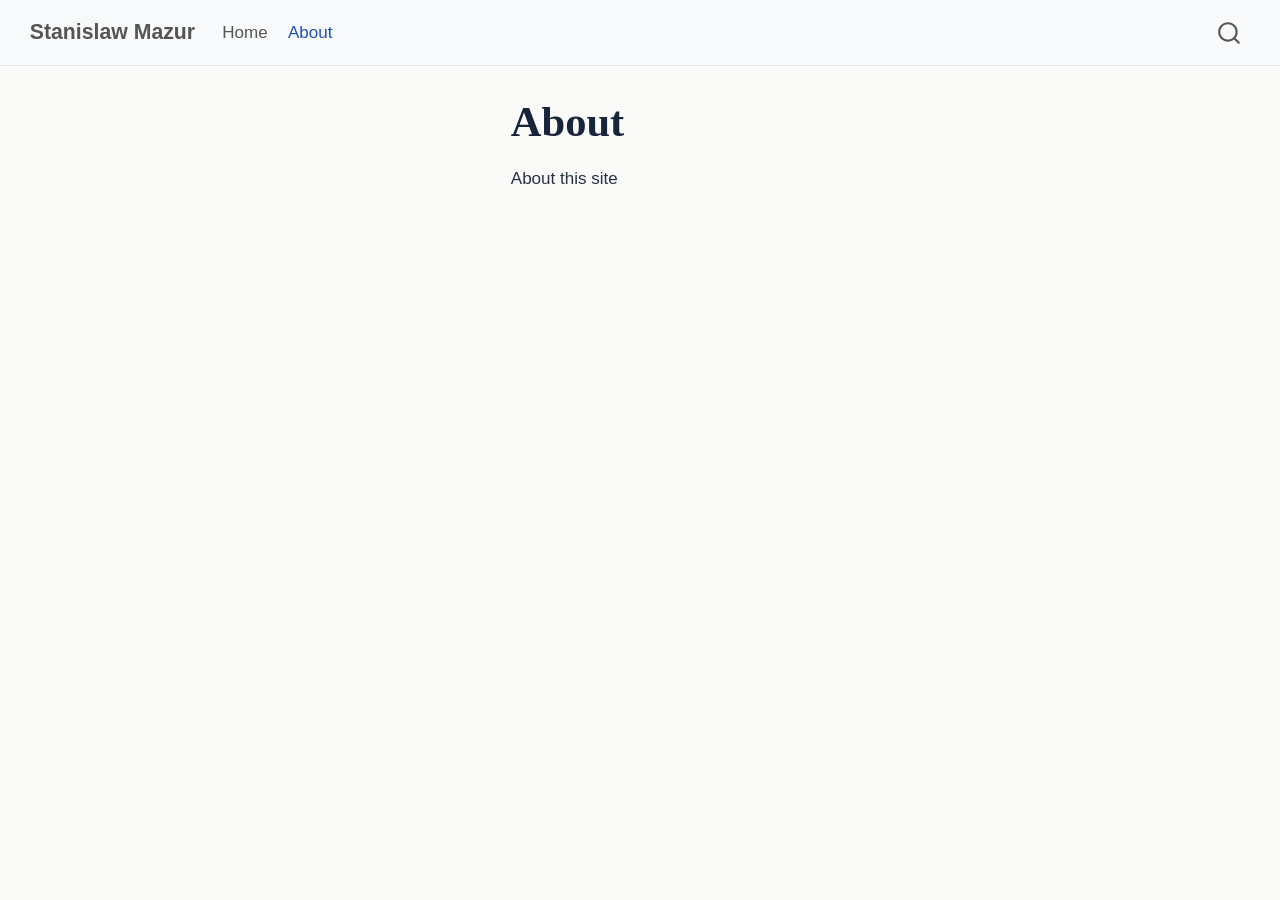
<file: docs/about.html>
<!DOCTYPE html>
<html xmlns="http://www.w3.org/1999/xhtml" lang="en" xml:lang="en"><head>

<meta charset="utf-8">
<meta name="generator" content="quarto-1.10.18">

<meta name="viewport" content="width=device-width, initial-scale=1.0, user-scalable=yes">


<title>About – Stanislaw Mazur</title>
<style>
/* Default styles provided by pandoc.
** See https://pandoc.org/MANUAL.html#variables-for-html for config info.
*/
span.smallcaps{font-variant: small-caps;}
div.columns{display: flex; gap: 1.5em;}
div.column{flex: auto;}
@media screen {
div.columns{gap: min(4vw, 1.5em);}
div.column{overflow-x: auto;}
}
div.hanging-indent{margin-left: 1.5em; text-indent: -1.5em;}
ul.task-list{list-style: none;}
ul.task-list li input[type="checkbox"] {
  width: 0.8em;
  margin: 0 0.8em 0.2em -1em; /* quarto-specific, see https://github.com/quarto-dev/quarto-cli/issues/4556 */ 
  vertical-align: middle;
}
</style>


<script src="site_libs/quarto-nav/quarto-nav.js"></script>
<script src="site_libs/quarto-nav/headroom.min.js"></script>
<script src="site_libs/clipboard/clipboard.min.js"></script>
<script src="site_libs/quarto-search/autocomplete.umd.js"></script>
<script src="site_libs/quarto-search/fuse.min.js"></script>
<script src="site_libs/quarto-search/quarto-search.js"></script>
<meta name="quarto:offset" content="./">
<script src="site_libs/quarto-html/quarto.js" type="module"></script>
<script src="site_libs/quarto-html/tabsets/tabsets.js" type="module"></script>
<script src="site_libs/quarto-html/popper.min.js"></script>
<script src="site_libs/quarto-html/tippy.umd.min.js"></script>
<script src="site_libs/quarto-html/anchor.min.js"></script>
<link href="site_libs/quarto-html/tippy.css" rel="stylesheet">
<link href="site_libs/quarto-html/quarto-syntax-highlighting-64a204ab8560d761af7679ceaba22944.css" rel="stylesheet" id="quarto-text-highlighting-styles">
<script src="site_libs/bootstrap/bootstrap.min.js"></script>
<link href="site_libs/bootstrap/bootstrap-icons.css" rel="stylesheet">
<link href="site_libs/bootstrap/bootstrap-172ba59bd5e0b52282274ba0c0cc16fc.min.css" rel="stylesheet" append-hash="true" id="quarto-bootstrap" data-mode="light">
<script id="quarto-search-options" type="application/json">{
  "location": "navbar",
  "copy-button": false,
  "collapse-after": 3,
  "panel-placement": "end",
  "type": "overlay",
  "limit": 50,
  "keyboard-shortcut": [
    "f",
    "/",
    "s"
  ],
  "show-item-context": false,
  "language": {
    "search-no-results-text": "No results",
    "search-matching-documents-text": "matching documents",
    "search-copy-link-title": "Copy link to search",
    "search-hide-matches-text": "Hide additional matches",
    "search-more-match-text": "more match in this document",
    "search-more-matches-text": "more matches in this document",
    "search-clear-button-title": "Clear",
    "search-text-placeholder": "",
    "search-detached-cancel-button-title": "Cancel",
    "search-submit-button-title": "Submit",
    "search-label": "Search"
  }
}</script>


<link rel="stylesheet" href="styles.css">
</head>

<body class="nav-fixed quarto-light">

<div id="quarto-search-results"></div>
  <header id="quarto-header" class="headroom fixed-top">
    <nav class="navbar navbar-expand-lg " data-bs-theme="dark">
      <div class="navbar-container container-fluid">
      <div class="navbar-brand-container mx-auto">
    <a class="navbar-brand" href="./index.html">
    <span class="navbar-title">Stanislaw Mazur</span>
    </a>
  </div>
            <div id="quarto-search" class="" title="Search"></div>
          <button class="navbar-toggler" type="button" data-bs-toggle="collapse" data-bs-target="#navbarCollapse" aria-controls="navbarCollapse" role="menu" aria-expanded="false" aria-label="Toggle navigation" onclick="if (window.quartoToggleHeadroom) { window.quartoToggleHeadroom(); }">
  <span class="navbar-toggler-icon"></span>
</button>
          <div class="collapse navbar-collapse" id="navbarCollapse">
            <ul class="navbar-nav navbar-nav-scroll me-auto">
  <li class="nav-item">
    <a class="nav-link" href="./index.html"> 
<span class="menu-text">Home</span></a>
  </li>  
  <li class="nav-item">
    <a class="nav-link active" href="./about.html" aria-current="page"> 
<span class="menu-text">About</span></a>
  </li>  
</ul>
          </div> <!-- /navcollapse -->
            <div class="quarto-navbar-tools">
</div>
      </div> <!-- /container-fluid -->
    </nav>
</header>
<!-- content -->
<div id="quarto-content" class="quarto-container page-columns page-rows-contents page-layout-article page-navbar">
<!-- sidebar -->
<!-- margin-sidebar -->
    <div id="quarto-margin-sidebar" class="sidebar margin-sidebar zindex-bottom">
        
    </div>
<!-- main -->
<main class="content" id="quarto-document-content">

<header id="title-block-header" class="quarto-title-block default">
<div class="quarto-title">
<h1 class="title">About</h1>
</div>



<div class="quarto-title-meta">

    
  
    
  </div>
  


</header>


<p>About this site</p>



</main> <!-- /main -->
<script id="quarto-html-after-body" type="application/javascript">
  window.document.addEventListener("DOMContentLoaded", function (event) {
    const icon = "";
    const anchorJS = new window.AnchorJS();
    anchorJS.options = {
      placement: 'right',
      icon: icon
    };
    anchorJS.add('.anchored');
    const isCodeAnnotation = (el) => {
      for (const clz of el.classList) {
        if (clz.startsWith('code-annotation-')) {                     
          return true;
        }
      }
      return false;
    }
    const onCopySuccess = function(e) {
      // button target
      const button = e.trigger;
      // don't keep focus
      button.blur();
      // flash "checked"
      button.classList.add('code-copy-button-checked');
      var currentTitle = button.getAttribute("title");
      button.setAttribute("title", "Copied!");
      let tooltip;
      if (window.bootstrap) {
        button.setAttribute("data-bs-toggle", "tooltip");
        button.setAttribute("data-bs-placement", "left");
        button.setAttribute("data-bs-title", "Copied!");
        tooltip = new bootstrap.Tooltip(button, 
          { trigger: "manual", 
            customClass: "code-copy-button-tooltip",
            offset: [0, -8]});
        tooltip.show();    
      }
      setTimeout(function() {
        if (tooltip) {
          tooltip.hide();
          button.removeAttribute("data-bs-title");
          button.removeAttribute("data-bs-toggle");
          button.removeAttribute("data-bs-placement");
        }
        button.setAttribute("title", currentTitle);
        button.classList.remove('code-copy-button-checked');
      }, 1000);
      // clear code selection
      e.clearSelection();
    }
    const getTextToCopy = function(trigger) {
      const outerScaffold = trigger.parentElement.cloneNode(true);
      const codeEl = outerScaffold.querySelector('code');
      for (const childEl of codeEl.children) {
        if (isCodeAnnotation(childEl)) {
          childEl.remove();
        }
      }
      return codeEl.innerText;
    }
    const clipboard = new window.ClipboardJS('.code-copy-button:not([data-in-quarto-modal])', {
      text: getTextToCopy
    });
    clipboard.on('success', onCopySuccess);
    if (window.document.getElementById('quarto-embedded-source-code-modal')) {
      const clipboardModal = new window.ClipboardJS('.code-copy-button[data-in-quarto-modal]', {
        text: getTextToCopy,
        container: window.document.getElementById('quarto-embedded-source-code-modal')
      });
      clipboardModal.on('success', onCopySuccess);
    }
      var localhostRegex = new RegExp(/^(?:http|https):\/\/localhost\:?[0-9]*\//);
      var mailtoRegex = new RegExp(/^mailto:/);
        var filterRegex = new RegExp('/' + window.location.host + '/');
      var isInternal = (href) => {
          return filterRegex.test(href) || localhostRegex.test(href) || mailtoRegex.test(href);
      }
      // Inspect non-navigation links and adorn them if external
     var links = window.document.querySelectorAll('a[href]:not(.nav-link):not(.navbar-brand):not(.toc-action):not(.sidebar-link):not(.sidebar-item-toggle):not(.pagination-link):not(.no-external):not([aria-hidden]):not(.dropdown-item):not(.quarto-navigation-tool):not(.about-link)');
      for (var i=0; i<links.length; i++) {
        const link = links[i];
        if (!isInternal(link.href)) {
          // undo the damage that might have been done by quarto-nav.js in the case of
          // links that we want to consider external
          if (link.dataset.originalHref !== undefined) {
            link.href = link.dataset.originalHref;
          }
        }
      }
    function tippyHover(el, contentFn, onTriggerFn, onUntriggerFn) {
      const config = {
        allowHTML: true,
        maxWidth: 500,
        delay: 100,
        arrow: false,
        appendTo: function(el) {
            return el.parentElement;
        },
        interactive: true,
        interactiveBorder: 10,
        theme: 'quarto',
        placement: 'bottom-start',
      };
      if (contentFn) {
        config.content = contentFn;
      }
      if (onTriggerFn) {
        config.onTrigger = onTriggerFn;
      }
      if (onUntriggerFn) {
        config.onUntrigger = onUntriggerFn;
      }
      window.tippy(el, config); 
    }
    const noterefs = window.document.querySelectorAll('a[role="doc-noteref"]');
    for (var i=0; i<noterefs.length; i++) {
      const ref = noterefs[i];
      tippyHover(ref, function() {
        // use id or data attribute instead here
        let href = ref.getAttribute('data-footnote-href') || ref.getAttribute('href');
        try { href = new URL(href).hash; } catch {}
        const id = href.replace(/^#\/?/, "");
        const note = window.document.getElementById(id);
        if (note) {
          return note.innerHTML;
        } else {
          return "";
        }
      });
    }
    const xrefs = window.document.querySelectorAll('a.quarto-xref');
    const processXRef = (id, note) => {
      // Strip column container classes
      const stripColumnClz = (el) => {
        el.classList.remove("page-full", "page-columns");
        if (el.children) {
          for (const child of el.children) {
            stripColumnClz(child);
          }
        }
      }
      stripColumnClz(note)
      if (id === null || id.startsWith('sec-')) {
        // Special case sections, only their first couple elements
        const container = document.createElement("div");
        if (note.children && note.children.length > 2) {
          container.appendChild(note.children[0].cloneNode(true));
          for (let i = 1; i < note.children.length; i++) {
            const child = note.children[i];
            if (child.tagName === "P" && child.innerText === "") {
              continue;
            } else {
              container.appendChild(child.cloneNode(true));
              break;
            }
          }
          if (window.Quarto?.typesetMath) {
            window.Quarto.typesetMath(container);
          }
          return container.innerHTML
        } else {
          if (window.Quarto?.typesetMath) {
            window.Quarto.typesetMath(note);
          }
          return note.innerHTML;
        }
      } else {
        // Remove any anchor links if they are present
        const anchorLink = note.querySelector('a.anchorjs-link');
        if (anchorLink) {
          anchorLink.remove();
        }
        if (window.Quarto?.typesetMath) {
          window.Quarto.typesetMath(note);
        }
        if (note.classList.contains("callout")) {
          return note.outerHTML;
        } else {
          return note.innerHTML;
        }
      }
    }
    for (var i=0; i<xrefs.length; i++) {
      const xref = xrefs[i];
      tippyHover(xref, undefined, function(instance) {
        instance.disable();
        let url = xref.getAttribute('href');
        let hash = undefined; 
        if (url.startsWith('#')) {
          hash = url;
        } else {
          try { hash = new URL(url).hash; } catch {}
        }
        if (hash) {
          const id = hash.replace(/^#\/?/, "");
          const note = window.document.getElementById(id);
          if (note !== null) {
            try {
              const html = processXRef(id, note.cloneNode(true));
              instance.setContent(html);
            } finally {
              instance.enable();
              instance.show();
            }
          } else {
            // See if we can fetch this
            fetch(url.split('#')[0])
            .then(res => res.text())
            .then(html => {
              const parser = new DOMParser();
              const htmlDoc = parser.parseFromString(html, "text/html");
              const note = htmlDoc.getElementById(id);
              if (note !== null) {
                const html = processXRef(id, note);
                instance.setContent(html);
              } 
            }).finally(() => {
              instance.enable();
              instance.show();
            });
          }
        } else {
          // See if we can fetch a full url (with no hash to target)
          // This is a special case and we should probably do some content thinning / targeting
          fetch(url)
          .then(res => res.text())
          .then(html => {
            const parser = new DOMParser();
            const htmlDoc = parser.parseFromString(html, "text/html");
            const note = htmlDoc.querySelector('main.content');
            if (note !== null) {
              // This should only happen for chapter cross references
              // (since there is no id in the URL)
              // remove the first header
              if (note.children.length > 0 && note.children[0].tagName === "HEADER") {
                note.children[0].remove();
              }
              const html = processXRef(null, note);
              instance.setContent(html);
            } 
          }).finally(() => {
            instance.enable();
            instance.show();
          });
        }
      }, function(instance) {
      });
    }
        let selectedAnnoteEl;
        const selectorForAnnotation = ( cell, annotation) => {
          let cellAttr = 'data-code-cell="' + cell + '"';
          let lineAttr = 'data-code-annotation="' +  annotation + '"';
          const selector = 'span[' + cellAttr + '][' + lineAttr + ']';
          return selector;
        }
        const selectCodeLines = (annoteEl) => {
          const doc = window.document;
          const targetCell = annoteEl.getAttribute("data-target-cell");
          const targetAnnotation = annoteEl.getAttribute("data-target-annotation");
          const annoteSpan = window.document.querySelector(selectorForAnnotation(targetCell, targetAnnotation));
          const lines = annoteSpan.getAttribute("data-code-lines").split(",");
          const lineIds = lines.map((line) => {
            return targetCell + "-" + line;
          })
          let top = null;
          let height = null;
          let parent = null;
          if (lineIds.length > 0) {
              //compute the position of the single el (top and bottom and make a div)
              const el = window.document.getElementById(lineIds[0]);
              top = el.offsetTop;
              height = el.offsetHeight;
              parent = el.parentElement.parentElement;
            if (lineIds.length > 1) {
              const lastEl = window.document.getElementById(lineIds[lineIds.length - 1]);
              const bottom = lastEl.offsetTop + lastEl.offsetHeight;
              height = bottom - top;
            }
            if (top !== null && height !== null && parent !== null) {
              // cook up a div (if necessary) and position it 
              let div = window.document.getElementById("code-annotation-line-highlight");
              if (div === null) {
                div = window.document.createElement("div");
                div.setAttribute("id", "code-annotation-line-highlight");
                div.style.position = 'absolute';
                parent.appendChild(div);
              }
              div.style.top = top - 2 + "px";
              div.style.height = height + 4 + "px";
              div.style.left = 0;
              let gutterDiv = window.document.getElementById("code-annotation-line-highlight-gutter");
              if (gutterDiv === null) {
                gutterDiv = window.document.createElement("div");
                gutterDiv.setAttribute("id", "code-annotation-line-highlight-gutter");
                gutterDiv.style.position = 'absolute';
                const codeCell = window.document.getElementById(targetCell);
                const gutter = codeCell.querySelector('.code-annotation-gutter');
                gutter.appendChild(gutterDiv);
              }
              gutterDiv.style.top = top - 2 + "px";
              gutterDiv.style.height = height + 4 + "px";
            }
            selectedAnnoteEl = annoteEl;
          }
        };
        const unselectCodeLines = () => {
          const elementsIds = ["code-annotation-line-highlight", "code-annotation-line-highlight-gutter"];
          elementsIds.forEach((elId) => {
            const div = window.document.getElementById(elId);
            if (div) {
              div.remove();
            }
          });
          selectedAnnoteEl = undefined;
        };
          // Handle positioning of the toggle
      window.addEventListener(
        "resize",
        throttle(() => {
          elRect = undefined;
          if (selectedAnnoteEl) {
            selectCodeLines(selectedAnnoteEl);
          }
        }, 10)
      );
      function throttle(fn, ms) {
      let throttle = false;
      let timer;
        return (...args) => {
          if(!throttle) { // first call gets through
              fn.apply(this, args);
              throttle = true;
          } else { // all the others get throttled
              if(timer) clearTimeout(timer); // cancel #2
              timer = setTimeout(() => {
                fn.apply(this, args);
                timer = throttle = false;
              }, ms);
          }
        };
      }
        // Attach click handler to the DT
        const annoteDls = window.document.querySelectorAll('dt[data-target-cell]');
        for (const annoteDlNode of annoteDls) {
          annoteDlNode.addEventListener('click', (event) => {
            const clickedEl = event.target;
            if (clickedEl !== selectedAnnoteEl) {
              unselectCodeLines();
              const activeEl = window.document.querySelector('dt[data-target-cell].code-annotation-active');
              if (activeEl) {
                activeEl.classList.remove('code-annotation-active');
              }
              selectCodeLines(clickedEl);
              clickedEl.classList.add('code-annotation-active');
            } else {
              // Unselect the line
              unselectCodeLines();
              clickedEl.classList.remove('code-annotation-active');
            }
          });
        }
    const findCites = (el) => {
      const parentEl = el.parentElement;
      if (parentEl) {
        const cites = parentEl.dataset.cites;
        if (cites) {
          return {
            el,
            cites: cites.split(' ')
          };
        } else {
          return findCites(el.parentElement)
        }
      } else {
        return undefined;
      }
    };
    var bibliorefs = window.document.querySelectorAll('a[role="doc-biblioref"]');
    for (var i=0; i<bibliorefs.length; i++) {
      const ref = bibliorefs[i];
      const citeInfo = findCites(ref);
      if (citeInfo) {
        tippyHover(citeInfo.el, function() {
          var popup = window.document.createElement('div');
          citeInfo.cites.forEach(function(cite) {
            var citeDiv = window.document.createElement('div');
            citeDiv.classList.add('hanging-indent');
            citeDiv.classList.add('csl-entry');
            var biblioDiv = window.document.getElementById('ref-' + cite);
            if (biblioDiv) {
              citeDiv.innerHTML = biblioDiv.innerHTML;
            }
            popup.appendChild(citeDiv);
          });
          return popup.innerHTML;
        });
      }
    }
  });
  </script>
</div> <!-- /content -->




</body></html>
</file>
<file: docs/site_libs/quarto-html/tippy.css>
.tippy-box[data-animation=fade][data-state=hidden]{opacity:0}[data-tippy-root]{max-width:calc(100vw - 10px)}.tippy-box{position:relative;background-color:#333;color:#fff;border-radius:4px;font-size:14px;line-height:1.4;white-space:normal;outline:0;transition-property:transform,visibility,opacity}.tippy-box[data-placement^=top]>.tippy-arrow{bottom:0}.tippy-box[data-placement^=top]>.tippy-arrow:before{bottom:-7px;left:0;border-width:8px 8px 0;border-top-color:initial;transform-origin:center top}.tippy-box[data-placement^=bottom]>.tippy-arrow{top:0}.tippy-box[data-placement^=bottom]>.tippy-arrow:before{top:-7px;left:0;border-width:0 8px 8px;border-bottom-color:initial;transform-origin:center bottom}.tippy-box[data-placement^=left]>.tippy-arrow{right:0}.tippy-box[data-placement^=left]>.tippy-arrow:before{border-width:8px 0 8px 8px;border-left-color:initial;right:-7px;transform-origin:center left}.tippy-box[data-placement^=right]>.tippy-arrow{left:0}.tippy-box[data-placement^=right]>.tippy-arrow:before{left:-7px;border-width:8px 8px 8px 0;border-right-color:initial;transform-origin:center right}.tippy-box[data-inertia][data-state=visible]{transition-timing-function:cubic-bezier(.54,1.5,.38,1.11)}.tippy-arrow{width:16px;height:16px;color:#333}.tippy-arrow:before{content:"";position:absolute;border-color:transparent;border-style:solid}.tippy-content{position:relative;padding:5px 9px;z-index:1}
</file>
<file: docs/site_libs/quarto-html/quarto-syntax-highlighting-64a204ab8560d761af7679ceaba22944.css>
/* quarto syntax highlight colors */
:root {
  --quarto-hl-ot-color: #003B4F;
  --quarto-hl-at-color: #657422;
  --quarto-hl-ss-color: #20794D;
  --quarto-hl-an-color: #5E5E5E;
  --quarto-hl-fu-color: #4758AB;
  --quarto-hl-st-color: #20794D;
  --quarto-hl-cf-color: #003B4F;
  --quarto-hl-op-color: #5E5E5E;
  --quarto-hl-er-color: #AD0000;
  --quarto-hl-bn-color: #AD0000;
  --quarto-hl-al-color: #AD0000;
  --quarto-hl-va-color: #111111;
  --quarto-hl-bu-color: inherit;
  --quarto-hl-ex-color: inherit;
  --quarto-hl-pp-color: #AD0000;
  --quarto-hl-in-color: #5E5E5E;
  --quarto-hl-vs-color: #20794D;
  --quarto-hl-wa-color: #5E5E5E;
  --quarto-hl-do-color: #5E5E5E;
  --quarto-hl-im-color: #00769E;
  --quarto-hl-ch-color: #20794D;
  --quarto-hl-dt-color: #AD0000;
  --quarto-hl-fl-color: #AD0000;
  --quarto-hl-co-color: #5E5E5E;
  --quarto-hl-cv-color: #5E5E5E;
  --quarto-hl-cn-color: #8f5902;
  --quarto-hl-sc-color: #5E5E5E;
  --quarto-hl-dv-color: #AD0000;
  --quarto-hl-kw-color: #003B4F;
}

/* other quarto variables */
:root {
  --quarto-font-monospace: SFMono-Regular, Menlo, Monaco, Consolas, "Liberation Mono", "Courier New", monospace;
}

/* syntax highlight based on Pandoc's rules */
pre > code.sourceCode > span {
  color: #003B4F;
}

code.sourceCode > span {
  color: #003B4F;
}

div.sourceCode,
div.sourceCode pre.sourceCode {
  color: #003B4F;
}

/* Normal */
code span {
  color: #003B4F;
}

/* Alert */
code span.al {
  color: #AD0000;
  font-style: inherit;
}

/* Annotation */
code span.an {
  color: #5E5E5E;
  font-style: inherit;
}

/* Attribute */
code span.at {
  color: #657422;
  font-style: inherit;
}

/* BaseN */
code span.bn {
  color: #AD0000;
  font-style: inherit;
}

/* BuiltIn */
code span.bu {
  font-style: inherit;
}

/* ControlFlow */
code span.cf {
  color: #003B4F;
  font-weight: bold;
  font-style: inherit;
}

/* Char */
code span.ch {
  color: #20794D;
  font-style: inherit;
}

/* Constant */
code span.cn {
  color: #8f5902;
  font-style: inherit;
}

/* Comment */
code span.co {
  color: #5E5E5E;
  font-style: inherit;
}

/* CommentVar */
code span.cv {
  color: #5E5E5E;
  font-style: italic;
}

/* Documentation */
code span.do {
  color: #5E5E5E;
  font-style: italic;
}

/* DataType */
code span.dt {
  color: #AD0000;
  font-style: inherit;
}

/* DecVal */
code span.dv {
  color: #AD0000;
  font-style: inherit;
}

/* Error */
code span.er {
  color: #AD0000;
  font-style: inherit;
}

/* Extension */
code span.ex {
  font-style: inherit;
}

/* Float */
code span.fl {
  color: #AD0000;
  font-style: inherit;
}

/* Function */
code span.fu {
  color: #4758AB;
  font-style: inherit;
}

/* Import */
code span.im {
  color: #00769E;
  font-style: inherit;
}

/* Information */
code span.in {
  color: #5E5E5E;
  font-style: inherit;
}

/* Keyword */
code span.kw {
  color: #003B4F;
  font-weight: bold;
  font-style: inherit;
}

/* Operator */
code span.op {
  color: #5E5E5E;
  font-style: inherit;
}

/* Other */
code span.ot {
  color: #003B4F;
  font-style: inherit;
}

/* Preprocessor */
code span.pp {
  color: #AD0000;
  font-style: inherit;
}

/* SpecialChar */
code span.sc {
  color: #5E5E5E;
  font-style: inherit;
}

/* SpecialString */
code span.ss {
  color: #20794D;
  font-style: inherit;
}

/* String */
code span.st {
  color: #20794D;
  font-style: inherit;
}

/* Variable */
code span.va {
  color: #111111;
  font-style: inherit;
}

/* VerbatimString */
code span.vs {
  color: #20794D;
  font-style: inherit;
}

/* Warning */
code span.wa {
  color: #5E5E5E;
  font-style: italic;
}

.prevent-inlining {
  content: "</";
}

/*# sourceMappingURL=9d8d5bb603a83b8298b89080a598c93b.css.map */
</file>
<file: docs/site_libs/quarto-html/quarto-syntax-highlighting-dark-b85bc7c33db8c58e0ec93c3465666fed.css>
/* quarto syntax highlight colors */
:root {
  --quarto-hl-al-color: #f07178;
  --quarto-hl-an-color: #d4d0ab;
  --quarto-hl-at-color: #00e0e0;
  --quarto-hl-bn-color: #d4d0ab;
  --quarto-hl-bu-color: #abe338;
  --quarto-hl-ch-color: #abe338;
  --quarto-hl-co-color: #f8f8f2;
  --quarto-hl-cv-color: #ffd700;
  --quarto-hl-cn-color: #ffd700;
  --quarto-hl-cf-color: #ffa07a;
  --quarto-hl-dt-color: #ffa07a;
  --quarto-hl-dv-color: #d4d0ab;
  --quarto-hl-do-color: #f8f8f2;
  --quarto-hl-er-color: #f07178;
  --quarto-hl-ex-color: #00e0e0;
  --quarto-hl-fl-color: #d4d0ab;
  --quarto-hl-fu-color: #ffa07a;
  --quarto-hl-im-color: #abe338;
  --quarto-hl-in-color: #d4d0ab;
  --quarto-hl-kw-color: #ffa07a;
  --quarto-hl-op-color: #ffa07a;
  --quarto-hl-ot-color: #00e0e0;
  --quarto-hl-pp-color: #dcc6e0;
  --quarto-hl-re-color: #00e0e0;
  --quarto-hl-sc-color: #abe338;
  --quarto-hl-ss-color: #abe338;
  --quarto-hl-st-color: #abe338;
  --quarto-hl-va-color: #00e0e0;
  --quarto-hl-vs-color: #abe338;
  --quarto-hl-wa-color: #dcc6e0;
}

/* other quarto variables */
:root {
  --quarto-font-monospace: SFMono-Regular, Menlo, Monaco, Consolas, "Liberation Mono", "Courier New", monospace;
}

/* syntax highlight based on Pandoc's rules */
pre > code.sourceCode > span {
  color: #f8f8f2;
}

code.sourceCode > span {
  color: #f8f8f2;
}

div.sourceCode,
div.sourceCode pre.sourceCode {
  color: #f8f8f2;
}

/* Normal */
code span {
  color: #f8f8f2;
}

/* Alert */
code span.al {
  color: #f07178;
}

/* Annotation */
code span.an {
  color: #d4d0ab;
}

/* Attribute */
code span.at {
  color: #00e0e0;
}

/* BaseN */
code span.bn {
  color: #d4d0ab;
}

/* BuiltIn */
code span.bu {
  color: #abe338;
}

/* ControlFlow */
code span.cf {
  font-weight: bold;
  color: #ffa07a;
}

/* Char */
code span.ch {
  color: #abe338;
}

/* Constant */
code span.cn {
  color: #ffd700;
}

/* Comment */
code span.co {
  font-style: italic;
  color: #f8f8f2;
}

/* CommentVar */
code span.cv {
  color: #ffd700;
}

/* Documentation */
code span.do {
  color: #f8f8f2;
}

/* DataType */
code span.dt {
  color: #ffa07a;
}

/* DecVal */
code span.dv {
  color: #d4d0ab;
}

/* Error */
code span.er {
  color: #f07178;
  text-decoration: underline;
}

/* Extension */
code span.ex {
  font-weight: bold;
  color: #00e0e0;
}

/* Float */
code span.fl {
  color: #d4d0ab;
}

/* Function */
code span.fu {
  color: #ffa07a;
}

/* Import */
code span.im {
  color: #abe338;
}

/* Information */
code span.in {
  color: #d4d0ab;
}

/* Keyword */
code span.kw {
  font-weight: bold;
  color: #ffa07a;
}

/* Operator */
code span.op {
  color: #ffa07a;
}

/* Other */
code span.ot {
  color: #00e0e0;
}

/* Preprocessor */
code span.pp {
  color: #dcc6e0;
}

/* RegionMarker */
code span.re {
  background-color: #f8f8f2;
  color: #00e0e0;
}

/* SpecialChar */
code span.sc {
  color: #abe338;
}

/* SpecialString */
code span.ss {
  color: #abe338;
}

/* String */
code span.st {
  color: #abe338;
}

/* Variable */
code span.va {
  color: #00e0e0;
}

/* VerbatimString */
code span.vs {
  color: #abe338;
}

/* Warning */
code span.wa {
  color: #dcc6e0;
}

.prevent-inlining {
  content: "</";
}

/*# sourceMappingURL=4ed8f1090dec6531da29ab00902aa718.css.map */
</file>
<file: docs/styles.css>
/* css styles */
/* Overall page */
body {
  font-family: "Segoe UI", Arial, sans-serif;
  font-size: 17px;
  line-height: 1.75;
  color: #273244;
  background-color: #fafaf8;
}

/* Content width */
#quarto-content main {
  max-width: 850px;
  margin-left: auto;
  margin-right: auto;
}

/* Headings */
h1, h2, h3 {
  font-family: Georgia, serif;
  color: #17243a;
  font-weight: 600;
}

h1 {
  font-size: 2.5rem;
}

h2 {
  font-size: 1.5rem;
  margin-top: 2rem;
}

/* Links */
a {
  color: #245d91;
}

a:hover {
  color: #153d61;
}

/* Navigation */
.navbar {
  border-bottom: 1px solid #e5e7eb;
  box-shadow: none;
}

.navbar-brand {
  font-weight: 600;
}
</file>
<file: academic-website-temp/_site/site_libs/quarto-html/tippy.css>
.tippy-box[data-animation=fade][data-state=hidden]{opacity:0}[data-tippy-root]{max-width:calc(100vw - 10px)}.tippy-box{position:relative;background-color:#333;color:#fff;border-radius:4px;font-size:14px;line-height:1.4;white-space:normal;outline:0;transition-property:transform,visibility,opacity}.tippy-box[data-placement^=top]>.tippy-arrow{bottom:0}.tippy-box[data-placement^=top]>.tippy-arrow:before{bottom:-7px;left:0;border-width:8px 8px 0;border-top-color:initial;transform-origin:center top}.tippy-box[data-placement^=bottom]>.tippy-arrow{top:0}.tippy-box[data-placement^=bottom]>.tippy-arrow:before{top:-7px;left:0;border-width:0 8px 8px;border-bottom-color:initial;transform-origin:center bottom}.tippy-box[data-placement^=left]>.tippy-arrow{right:0}.tippy-box[data-placement^=left]>.tippy-arrow:before{border-width:8px 0 8px 8px;border-left-color:initial;right:-7px;transform-origin:center left}.tippy-box[data-placement^=right]>.tippy-arrow{left:0}.tippy-box[data-placement^=right]>.tippy-arrow:before{left:-7px;border-width:8px 8px 8px 0;border-right-color:initial;transform-origin:center right}.tippy-box[data-inertia][data-state=visible]{transition-timing-function:cubic-bezier(.54,1.5,.38,1.11)}.tippy-arrow{width:16px;height:16px;color:#333}.tippy-arrow:before{content:"";position:absolute;border-color:transparent;border-style:solid}.tippy-content{position:relative;padding:5px 9px;z-index:1}
</file>
<file: academic-website-temp/_site/site_libs/quarto-html/quarto-syntax-highlighting-64a204ab8560d761af7679ceaba22944.css>
/* quarto syntax highlight colors */
:root {
  --quarto-hl-ot-color: #003B4F;
  --quarto-hl-at-color: #657422;
  --quarto-hl-ss-color: #20794D;
  --quarto-hl-an-color: #5E5E5E;
  --quarto-hl-fu-color: #4758AB;
  --quarto-hl-st-color: #20794D;
  --quarto-hl-cf-color: #003B4F;
  --quarto-hl-op-color: #5E5E5E;
  --quarto-hl-er-color: #AD0000;
  --quarto-hl-bn-color: #AD0000;
  --quarto-hl-al-color: #AD0000;
  --quarto-hl-va-color: #111111;
  --quarto-hl-bu-color: inherit;
  --quarto-hl-ex-color: inherit;
  --quarto-hl-pp-color: #AD0000;
  --quarto-hl-in-color: #5E5E5E;
  --quarto-hl-vs-color: #20794D;
  --quarto-hl-wa-color: #5E5E5E;
  --quarto-hl-do-color: #5E5E5E;
  --quarto-hl-im-color: #00769E;
  --quarto-hl-ch-color: #20794D;
  --quarto-hl-dt-color: #AD0000;
  --quarto-hl-fl-color: #AD0000;
  --quarto-hl-co-color: #5E5E5E;
  --quarto-hl-cv-color: #5E5E5E;
  --quarto-hl-cn-color: #8f5902;
  --quarto-hl-sc-color: #5E5E5E;
  --quarto-hl-dv-color: #AD0000;
  --quarto-hl-kw-color: #003B4F;
}

/* other quarto variables */
:root {
  --quarto-font-monospace: SFMono-Regular, Menlo, Monaco, Consolas, "Liberation Mono", "Courier New", monospace;
}

/* syntax highlight based on Pandoc's rules */
pre > code.sourceCode > span {
  color: #003B4F;
}

code.sourceCode > span {
  color: #003B4F;
}

div.sourceCode,
div.sourceCode pre.sourceCode {
  color: #003B4F;
}

/* Normal */
code span {
  color: #003B4F;
}

/* Alert */
code span.al {
  color: #AD0000;
  font-style: inherit;
}

/* Annotation */
code span.an {
  color: #5E5E5E;
  font-style: inherit;
}

/* Attribute */
code span.at {
  color: #657422;
  font-style: inherit;
}

/* BaseN */
code span.bn {
  color: #AD0000;
  font-style: inherit;
}

/* BuiltIn */
code span.bu {
  font-style: inherit;
}

/* ControlFlow */
code span.cf {
  color: #003B4F;
  font-weight: bold;
  font-style: inherit;
}

/* Char */
code span.ch {
  color: #20794D;
  font-style: inherit;
}

/* Constant */
code span.cn {
  color: #8f5902;
  font-style: inherit;
}

/* Comment */
code span.co {
  color: #5E5E5E;
  font-style: inherit;
}

/* CommentVar */
code span.cv {
  color: #5E5E5E;
  font-style: italic;
}

/* Documentation */
code span.do {
  color: #5E5E5E;
  font-style: italic;
}

/* DataType */
code span.dt {
  color: #AD0000;
  font-style: inherit;
}

/* DecVal */
code span.dv {
  color: #AD0000;
  font-style: inherit;
}

/* Error */
code span.er {
  color: #AD0000;
  font-style: inherit;
}

/* Extension */
code span.ex {
  font-style: inherit;
}

/* Float */
code span.fl {
  color: #AD0000;
  font-style: inherit;
}

/* Function */
code span.fu {
  color: #4758AB;
  font-style: inherit;
}

/* Import */
code span.im {
  color: #00769E;
  font-style: inherit;
}

/* Information */
code span.in {
  color: #5E5E5E;
  font-style: inherit;
}

/* Keyword */
code span.kw {
  color: #003B4F;
  font-weight: bold;
  font-style: inherit;
}

/* Operator */
code span.op {
  color: #5E5E5E;
  font-style: inherit;
}

/* Other */
code span.ot {
  color: #003B4F;
  font-style: inherit;
}

/* Preprocessor */
code span.pp {
  color: #AD0000;
  font-style: inherit;
}

/* SpecialChar */
code span.sc {
  color: #5E5E5E;
  font-style: inherit;
}

/* SpecialString */
code span.ss {
  color: #20794D;
  font-style: inherit;
}

/* String */
code span.st {
  color: #20794D;
  font-style: inherit;
}

/* Variable */
code span.va {
  color: #111111;
  font-style: inherit;
}

/* VerbatimString */
code span.vs {
  color: #20794D;
  font-style: inherit;
}

/* Warning */
code span.wa {
  color: #5E5E5E;
  font-style: italic;
}

.prevent-inlining {
  content: "</";
}

/*# sourceMappingURL=9d8d5bb603a83b8298b89080a598c93b.css.map */
</file>
<file: academic-website-temp/_site/styles.css>
/* css styles */
</file>
